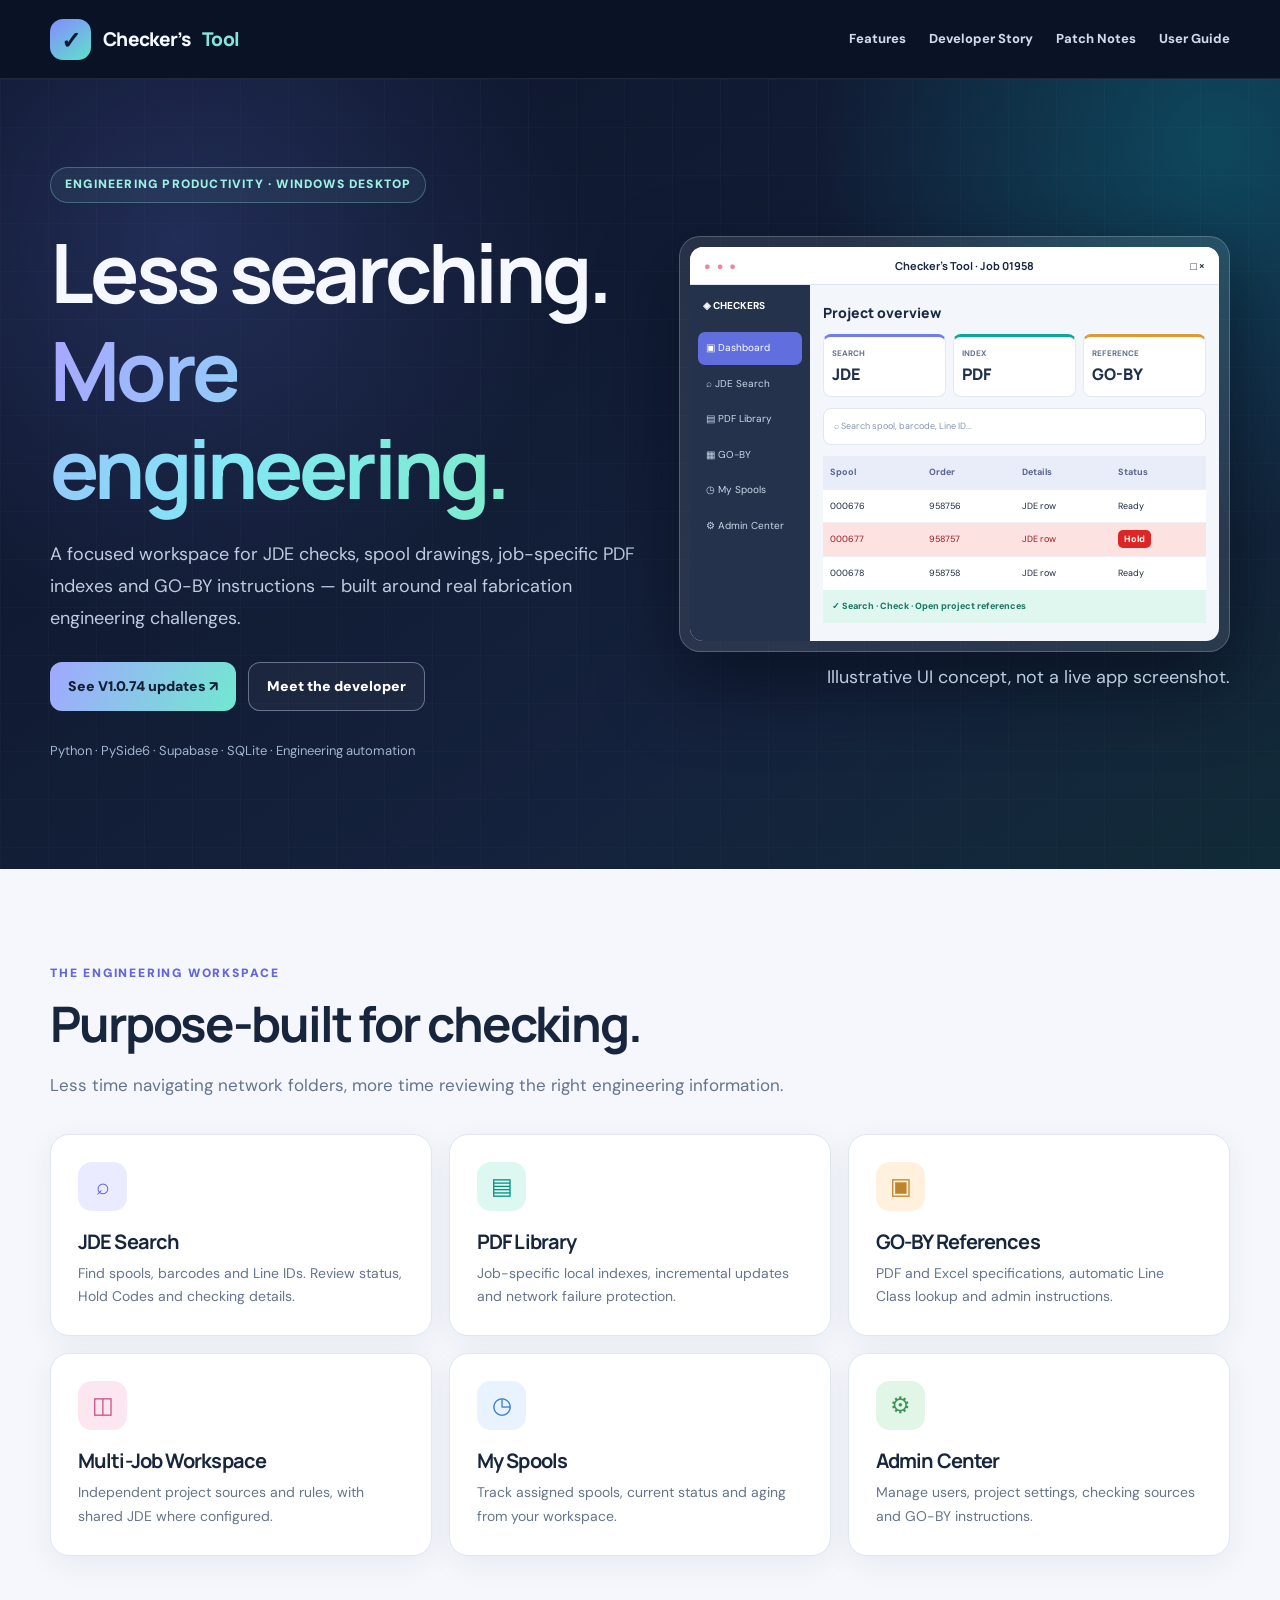
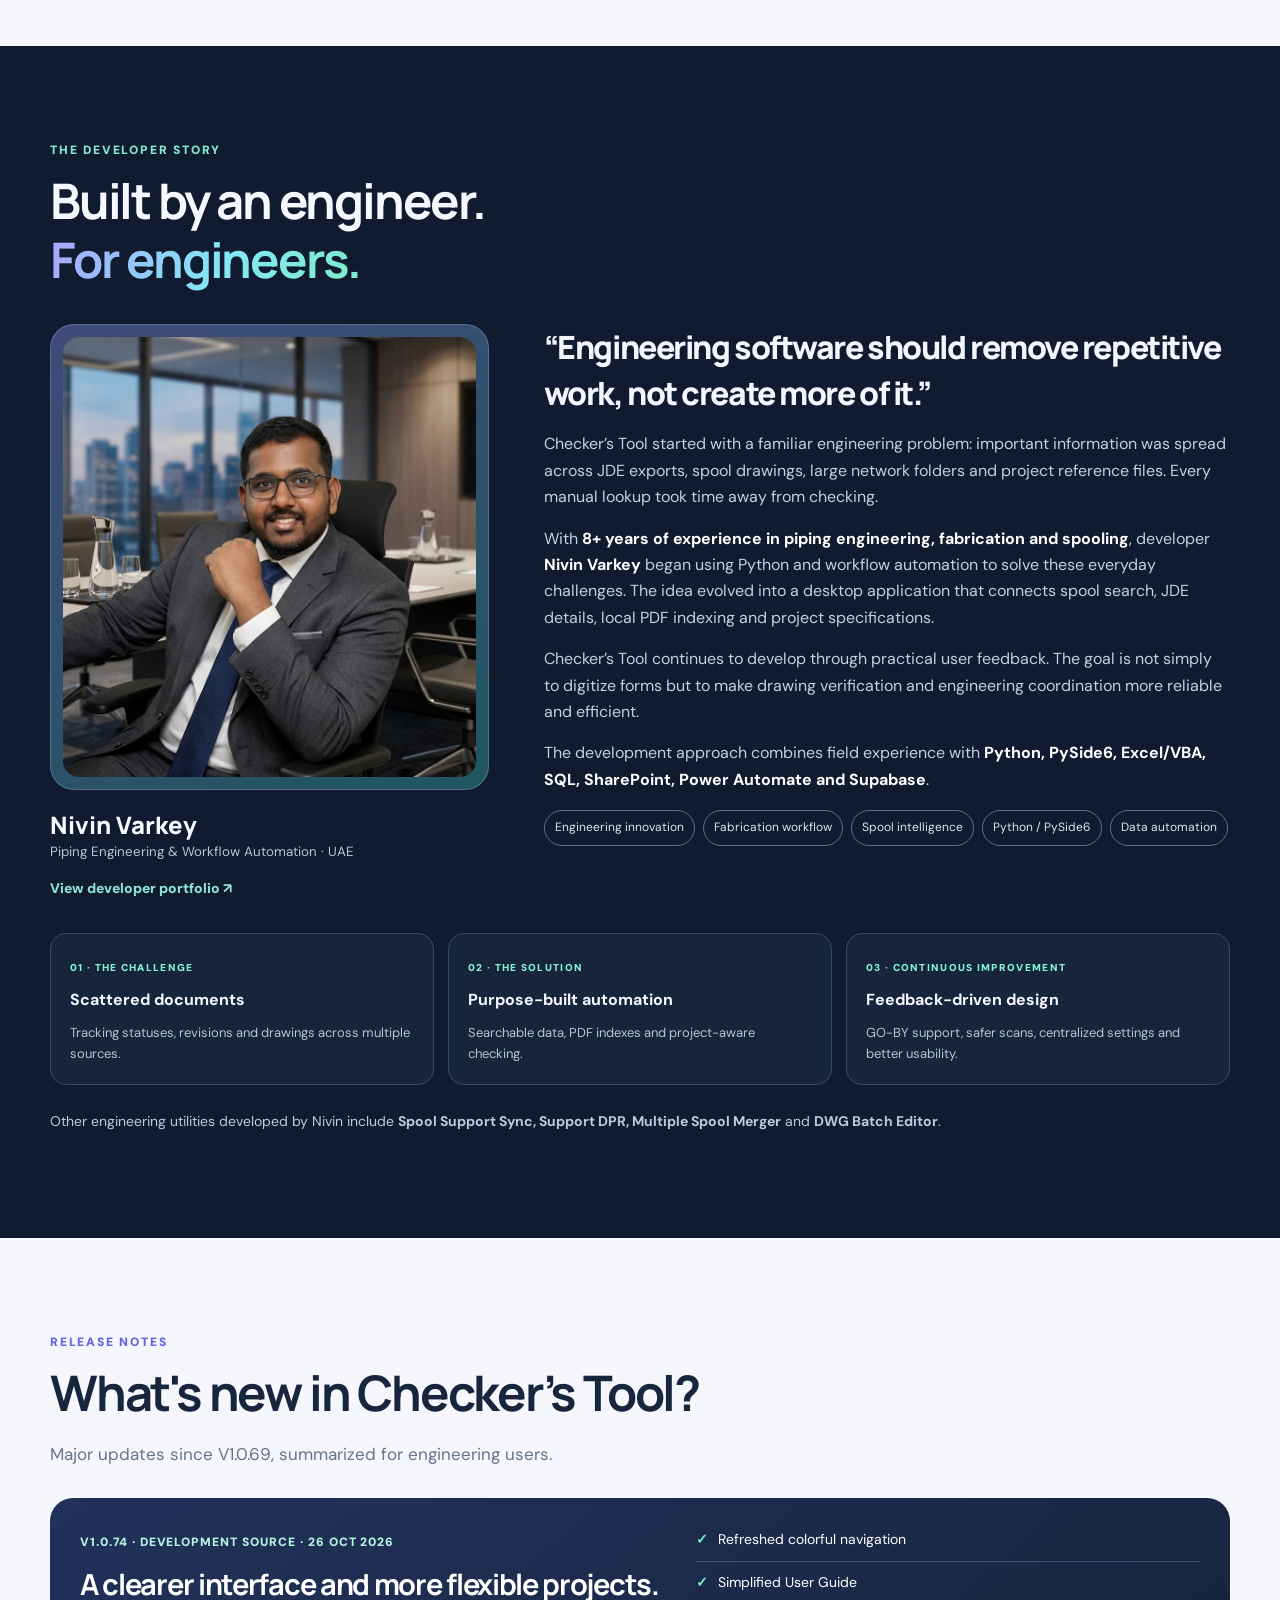
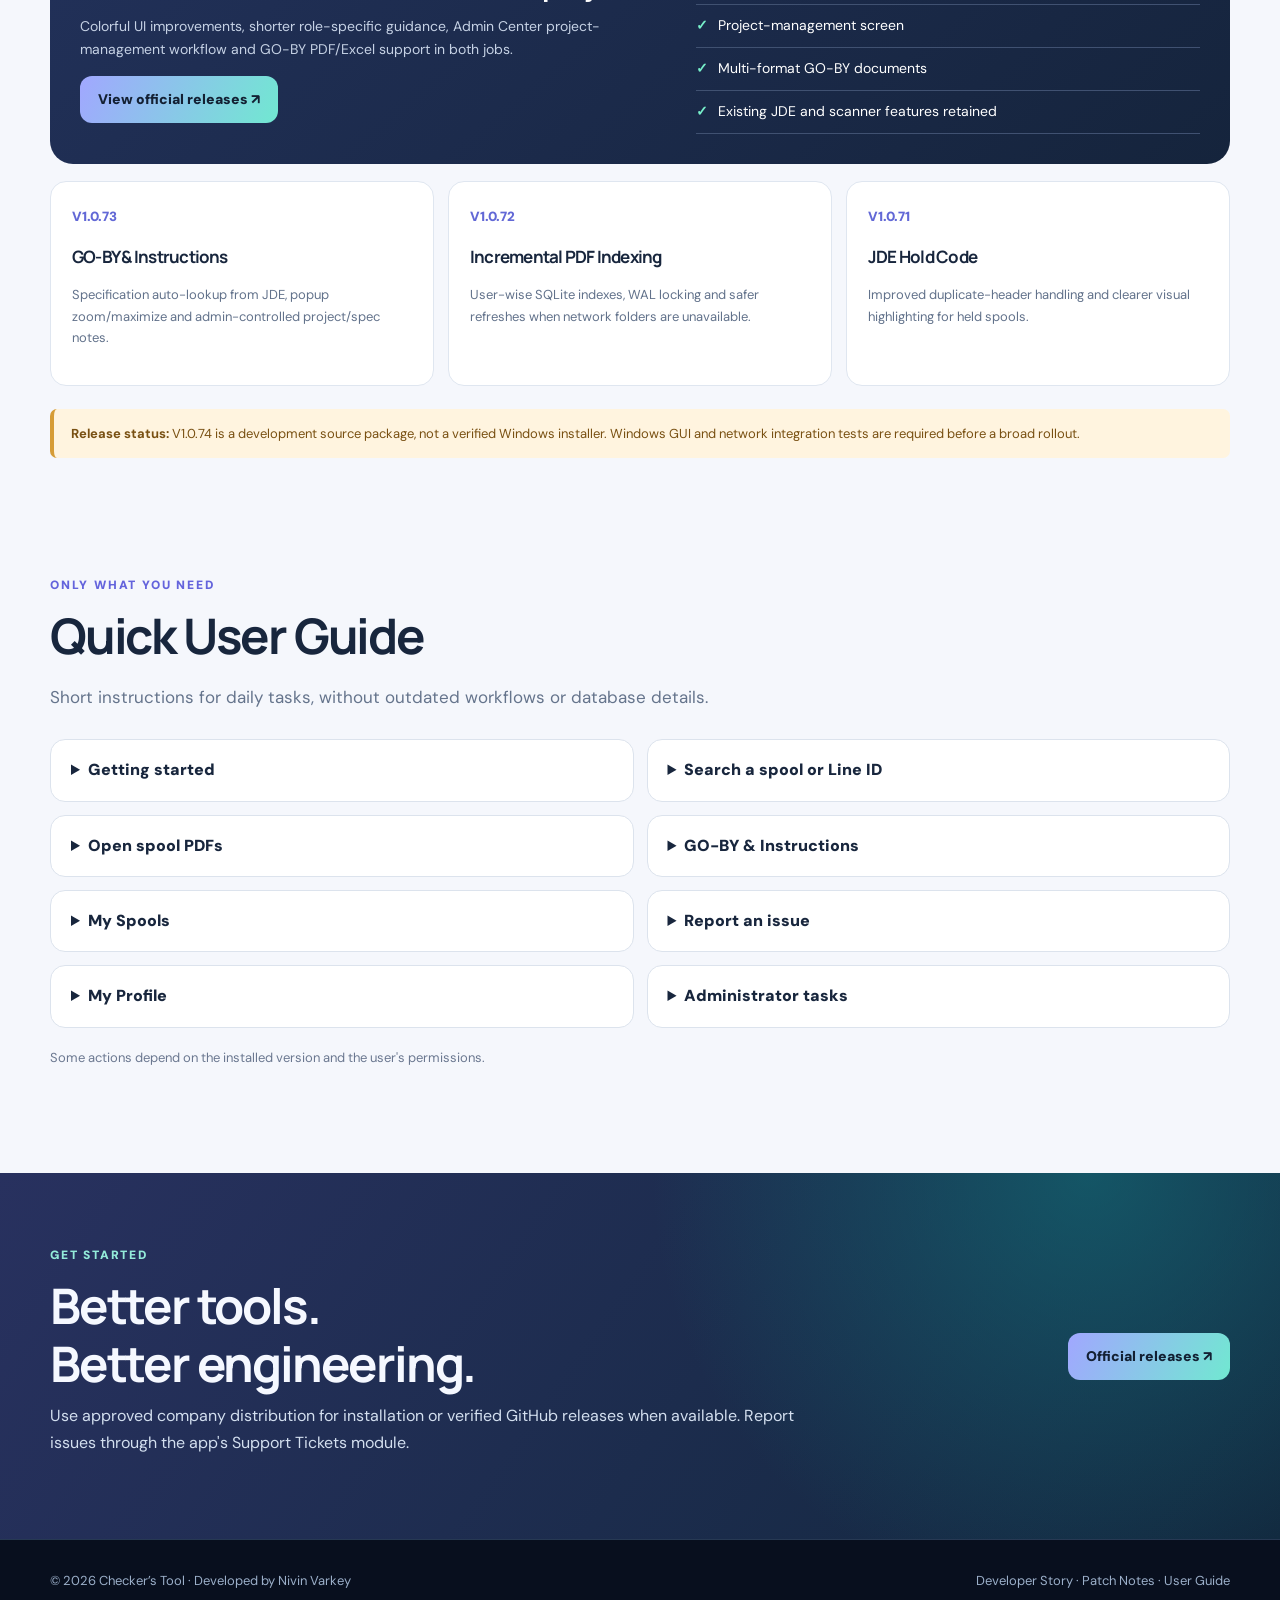
<file: index.html>
<!doctype html>
<html lang="en"><head>
<meta charset="utf-8"><meta name="viewport" content="width=device-width, initial-scale=1">
<meta name="theme-color" content="#0b1426">
<meta name="description" content="Checker’s Tool — the engineering checking workspace developed by Nivin Varkey. Features, developer story, V1.0.74 patch notes, and focused user guides.">
<meta property="og:title" content="Checker’s Tool | Built by an Engineer, for Engineers">
<meta property="og:description" content="A purpose-built engineering workspace for JDE spool search, PDF indexing, GO-BY specifications and project workflows.">
<meta property="og:type" content="website">
<title>Checker’s Tool | Built by an Engineer, for Engineers</title>
<link rel="icon" href="favicon.svg" type="image/svg+xml">
<link rel="preconnect" href="https://fonts.googleapis.com"><link rel="preconnect" href="https://fonts.gstatic.com" crossorigin>
<link href="https://fonts.googleapis.com/css2?family=DM+Sans:wght@400;500;600;700&family=Manrope:wght@400;500;600;700;800&display=swap" rel="stylesheet">
<style>
:root{--navy:#0b1426;--navy2:#131e35;--navy3:#1d2b44;--ink:#18263d;--muted:#65748c;--line:#e1e6f0;--violet:#8485ff;--teal:#60e9c7;--light:#f5f7fc;--card:#fff}
*{box-sizing:border-box}html{scroll-behavior:smooth}body{margin:0;background:var(--navy);color:#f5f8ff;font:16px/1.65 'DM Sans',sans-serif}h1,h2,h3{font-family:Manrope,system-ui,sans-serif;letter-spacing:-.045em;line-height:1.2}h1{font-size:clamp(43px,6.4vw,82px);margin:20px 0}h2{font-size:clamp(31px,4.2vw,49px);margin:10px 0 17px}h3{font-size:20px}p{margin:0 0 15px}a{color:inherit;text-decoration:none}button{font:inherit;cursor:pointer}.wrap{width:min(1180px,calc(100% - 44px));margin:auto}
header{position:sticky;top:0;background:#0b1426e9;border-bottom:1px solid #ffffff16;backdrop-filter:blur(18px);z-index:10}.nav{display:flex;align-items:center;justify-content:space-between;gap:18px;min-height:78px}.brand{display:flex;align-items:center;gap:12px;font:800 19px Manrope;letter-spacing:-.035em}.brandmark{display:grid;place-items:center;height:41px;width:41px;border-radius:13px;background:linear-gradient(145deg,#868bff,#5de2ca);color:#101c35;font-size:24px}.brand em{font-style:normal;color:#84e5dd}.links{display:flex;align-items:center;gap:23px;color:#d0d9ed;font-size:13px;font-weight:800}.links a:hover{color:var(--teal)}.menu{display:none;color:white;border:1px solid #6c789f;background:#17213b;padding:7px 13px;border-radius:9px}
.hero{position:relative;overflow:hidden;padding:88px 0 92px;background:radial-gradient(circle at 14% 20%,#404e9666,transparent 31%),radial-gradient(circle at 95% 8%,#096b7c88,transparent 28%),linear-gradient(145deg,#0c1429,#15223d 68%,#112b37)}.hero:before{content:'';pointer-events:none;position:absolute;inset:0;background-image:linear-gradient(#ffffff04 1px,transparent 1px),linear-gradient(90deg,#ffffff04 1px,transparent 1px);background-size:48px 48px}.hero-grid{position:relative;display:grid;grid-template-columns:1.03fr .97fr;gap:44px;align-items:center}.eyebrow{display:inline-block;border:1px solid #85d7d655;background:#8de5d612;border-radius:99px;padding:7px 14px;color:#9af0e2;font-size:12px;letter-spacing:.1em;font-weight:900}.gradient{background:linear-gradient(110deg,#a9a5ff,#83e7f5 56%,#7decca);background-clip:text;color:transparent}.hero p{font-size:18px;max-width:620px;color:#becce0;line-height:1.78}.buttons{display:flex;flex-wrap:wrap;gap:12px;margin:28px 0}.btn{display:inline-flex;align-items:center;justify-content:center;padding:12px 18px;border-radius:12px;font-weight:900;font-size:14px}.btn.primary{color:#132033;background:linear-gradient(115deg,#a1a7ff,#71e8d1)}.btn.outline{border:1px solid #b2c1df7e;background:#ffffff0b;color:white}.hero .tech{font-size:13px;color:#a1b4d0}
.preview-shell{padding:10px;background:#ffffff18;border:1px solid #ffffff36;border-radius:21px;box-shadow:0 30px 75px #050b18aa}.preview{background:#f3f6fb;color:#1b2943;border-radius:13px;overflow:hidden}.windowbar{background:white;border-bottom:1px solid #dfe5f0;display:flex;align-items:center;justify-content:space-between;font:700 11px Manrope;padding:11px 14px}.traffic{color:#e9879c;letter-spacing:2px}.mock-layout{display:grid;grid-template-columns:120px 1fr;min-height:300px}.mock-aside{background:#24324c;color:#cbd7e9;padding:13px 8px;font-size:10px}.mock-aside b{display:block;color:#fff;margin:0 0 18px 5px}.mock-aside span{display:block;padding:8px;margin:3px 0;border-radius:7px}.mock-aside .active{background:#616fde;color:white}.mock-main{padding:18px 13px}.mock-main h4{margin:0 0 12px;font:900 14px Manrope}.mock-kpi{display:grid;grid-template-columns:repeat(3,1fr);gap:7px}.mock-kpi div{padding:11px 8px;background:white;border:1px solid #e3e9f2;border-top:3px solid #737aea;border-radius:8px;font:700 8px 'DM Sans';color:#60738e}.mock-kpi div:nth-child(2){border-top-color:#0ca79a}.mock-kpi div:nth-child(3){border-top-color:#dc9b34}.mock-kpi b{display:block;margin-top:5px;font:900 16px Manrope;color:#21304b}.mock-search{padding:10px;margin:11px 0;border:1px solid #e1e6ee;border-radius:8px;background:white;font-size:9px;color:#8696ae}.mock-table{width:100%;border-collapse:collapse;background:white;font-size:9px}.mock-table th{background:#e8edf9;color:#58648f;text-align:left;padding:9px 7px}.mock-table td{border-top:1px solid #edf0f5;padding:9px 7px}.mock-table .hold{background:#fde2e2;color:#991b1b}.hold strong{color:white;background:#dc2626;border-radius:5px;padding:3px 6px}.mock-bottom{font-size:9px;padding:9px;background:#dff7ef;color:#197765;font-weight:800}.preview-caption{color:#aebfdb;text-align:right;font-size:11px;margin-top:9px}
.section{padding:90px 0}.light{background:var(--light);color:var(--ink)}.dark{background:#101b30}.section-label{color:#6464dc;letter-spacing:.15em;font-size:12px;font-weight:900}.dark .section-label{color:#84e9cc}.section-lead{font-size:17px;color:var(--muted);max-width:750px}.dark .section-lead{color:#b0bfd6}.features{display:grid;grid-template-columns:repeat(3,1fr);gap:17px;margin-top:35px}.feature{border:1px solid var(--line);border-radius:19px;padding:27px;background:white;box-shadow:0 8px 30px #192d4910}.feature .symbol{height:49px;width:49px;border-radius:14px;background:#ebebff;color:#5b5ddb;display:grid;place-items:center;font-size:23px}.feature:nth-child(2) .symbol{background:#ddf8f1;color:#008e81}.feature:nth-child(3) .symbol{background:#fff1de;color:#bf8329}.feature:nth-child(4) .symbol{background:#fce7f0;color:#c94e86}.feature:nth-child(5) .symbol{background:#e8f3ff;color:#337bca}.feature:nth-child(6) .symbol{background:#e1f6e7;color:#3f945e}.feature h3{margin:19px 0 8px}.feature p{color:#66758b;font-size:14px;margin:0}
.story-grid{display:grid;grid-template-columns:.78fr 1.22fr;gap:55px;margin-top:34px}.portrait{padding:12px;border-radius:24px;background:linear-gradient(150deg,#6b75bc88,#2d8c8988);border:1px solid #7789b188}.portrait img{display:block;width:100%;max-height:440px;object-fit:cover;border-radius:16px;background:#21354d}.identity{margin-top:18px}.identity strong{display:block;font:900 24px Manrope}.identity small{display:block;color:#b2c6dc}.identity a{display:inline-block;color:#8fe6d7;margin-top:14px;font-weight:800;font-size:14px}.story-copy p{color:#c1d0e2}.story-copy strong{color:white}.quote{font:800 clamp(23px,3vw,32px)/1.45 Manrope;color:#f4f6ff!important;letter-spacing:-.045em}.tags{display:flex;gap:8px;flex-wrap:wrap;margin-top:17px}.tags span{font-size:12px;color:#d8e6f4;border:1px solid #59708e;padding:7px 10px;border-radius:99px}.journey{display:grid;grid-template-columns:repeat(3,1fr);gap:14px;margin-top:32px}.journey div{padding:19px;border:1px solid #354b69;border-radius:16px;background:#16243c}.journey small{font-size:10px;letter-spacing:.13em;color:#86f4d7;font-weight:900}.journey strong{display:block;margin:8px 0}.journey p{font-size:13px;color:#b4c4d8;margin:0}.other-tools{color:#b9cbdf;margin-top:25px;font-size:14px}
.release-lead{display:grid;grid-template-columns:1.08fr .92fr;gap:24px;border-radius:23px;background:linear-gradient(140deg,#22315a,#15243c);padding:30px;color:white;margin-top:30px}.release-lead h3{font-size:29px;margin:13px 0}.release-lead p{color:#c6d2e5;font-size:14px}.version-pill{font-weight:900;font-size:12px;color:#b1f1de;letter-spacing:.08em}.checks{display:grid;gap:9px;align-content:center}.checks span{border-bottom:1px solid #405171;padding-bottom:10px;font-size:14px}.checks span:before{content:'✓';color:#77f0ca;margin-right:10px;font-weight:900}.releases{display:grid;grid-template-columns:repeat(3,1fr);gap:14px;margin-top:17px}.releases article{background:white;border:1px solid #dfe6f0;border-radius:16px;padding:21px}.releases article small{color:#6268d6;font-weight:900}.releases h3{font-size:17px}.releases p{font-size:13px;color:#62728b}.warning{border-left:4px solid #d69c36;background:#fff4df;color:#795012;border-radius:7px;padding:14px 17px;font-size:13px;margin-top:23px}
.guide-grid{display:grid;grid-template-columns:repeat(2,1fr);gap:13px;margin-top:28px}.guide-grid details{background:white;border:1px solid #dce3ed;border-radius:15px;padding:17px 20px}.guide-grid details[open]{border-color:#7b83ed}.guide-grid summary{font-weight:900;cursor:pointer}.guide-grid ol{color:#5e7088;font-size:14px;padding-left:22px}.guide-note{font-size:13px;color:#6b7890;margin-top:19px}
.cta{padding:68px 0;background:radial-gradient(circle at 85% 0%,#126b75aa,transparent 38%),linear-gradient(125deg,#28315f,#12283e)}.cta-grid{display:flex;justify-content:space-between;align-items:center;gap:30px}.cta h2{margin:9px 0}.cta p{color:#d3dfef;max-width:750px}.footer{padding:30px 0;background:#080f1e;border-top:1px solid #273953;color:#9bafc9;font-size:13px}.foot{display:flex;flex-wrap:wrap;align-items:center;justify-content:space-between;gap:20px}.foot a:hover{color:white}
@media(max-width:980px){.hero-grid,.story-grid{grid-template-columns:1fr}.preview-shell{max-width:690px}.features{grid-template-columns:repeat(2,1fr)}}@media(max-width:700px){.menu{display:block}.links{display:none;position:absolute;top:78px;left:0;right:0;background:#0b1426;padding:18px 25px;flex-direction:column;align-items:stretch;border-bottom:1px solid #33425b}.links.open{display:flex}.hero{padding:62px 0}.section{padding:62px 0}.features,.releases,.guide-grid,.journey,.release-lead{grid-template-columns:1fr}.cta-grid{display:block}.mock-aside{display:none}.mock-layout{grid-template-columns:1fr}}
@media(prefers-reduced-motion:reduce){html{scroll-behavior:auto}}
</style></head><body>
<header><div class="wrap nav"><a class="brand" href="#home"><span class="brandmark">✓</span>Checker’s <em>Tool</em></a><button class="menu" id="menuToggle" aria-label="Toggle navigation" aria-controls="navLinks" aria-expanded="false">☰ Menu</button><nav class="links" id="navLinks"><a href="#features">Features</a><a href="#developers">Developer Story</a><a href="#releases">Patch Notes</a><a href="#guides">User Guide</a></nav></div></header>
<main><section class="hero" id="home"><div class="wrap hero-grid"><div><span class="eyebrow">ENGINEERING PRODUCTIVITY · WINDOWS DESKTOP</span><h1>Less searching.<br><span class="gradient">More engineering.</span></h1><p>A focused workspace for JDE checks, spool drawings, job-specific PDF indexes and GO-BY instructions — built around real fabrication engineering challenges.</p><div class="buttons"><a class="btn primary" href="#releases">See V1.0.74 updates ↗</a><a class="btn outline" href="#developers">Meet the developer</a></div><p class="tech">Python · PySide6 · Supabase · SQLite · Engineering automation</p></div>
<div><div class="preview-shell"><div class="preview"><div class="windowbar"><span class="traffic">● ● ●</span><span>Checker’s Tool · Job 01958</span><span>□ ×</span></div><div class="mock-layout"><div class="mock-aside"><b>◈ CHECKERS</b><span class="active">▣ Dashboard</span><span>⌕ JDE Search</span><span>▤ PDF Library</span><span>▦ GO-BY</span><span>◷ My Spools</span><span>⚙ Admin Center</span></div><div class="mock-main"><h4>Project overview</h4><div class="mock-kpi"><div>SEARCH<b>JDE</b></div><div>INDEX<b>PDF</b></div><div>REFERENCE<b>GO-BY</b></div></div><div class="mock-search">⌕ Search spool, barcode, Line ID...</div><table class="mock-table"><tr><th>Spool</th><th>Order</th><th>Details</th><th>Status</th></tr><tr><td>000676</td><td>958756</td><td>JDE row</td><td>Ready</td></tr><tr class="hold"><td>000677</td><td>958757</td><td>JDE row</td><td><strong>Hold</strong></td></tr><tr><td>000678</td><td>958758</td><td>JDE row</td><td>Ready</td></tr></table><div class="mock-bottom">✓ Search · Check · Open project references</div></div></div></div></div><p class="preview-caption">Illustrative UI concept, not a live app screenshot.</p></div></div></section>
<section class="section light" id="features"><div class="wrap"><span class="section-label">THE ENGINEERING WORKSPACE</span><h2>Purpose-built for checking.</h2><p class="section-lead">Less time navigating network folders, more time reviewing the right engineering information.</p><div class="features"><article class="feature"><span class="symbol">⌕</span><h3>JDE Search</h3><p>Find spools, barcodes and Line IDs. Review status, Hold Codes and checking details.</p></article><article class="feature"><span class="symbol">▤</span><h3>PDF Library</h3><p>Job-specific local indexes, incremental updates and network failure protection.</p></article><article class="feature"><span class="symbol">▣</span><h3>GO-BY References</h3><p>PDF and Excel specifications, automatic Line Class lookup and admin instructions.</p></article><article class="feature"><span class="symbol">◫</span><h3>Multi-Job Workspace</h3><p>Independent project sources and rules, with shared JDE where configured.</p></article><article class="feature"><span class="symbol">◷</span><h3>My Spools</h3><p>Track assigned spools, current status and aging from your workspace.</p></article><article class="feature"><span class="symbol">⚙</span><h3>Admin Center</h3><p>Manage users, project settings, checking sources and GO-BY instructions.</p></article></div></div></section>
<section class="section dark" id="developers"><div class="wrap"><span class="section-label">THE DEVELOPER STORY</span><h2>Built by an engineer.<br><span class="gradient">For engineers.</span></h2><div class="story-grid"><div><div class="portrait"><img src="checkerstool-developer-photo.jpg" alt="Nivin Varkey, Checker’s Tool developer" onerror="this.onerror=null;this.src='developer-placeholder.svg'"></div><div class="identity"><strong>Nivin Varkey</strong><small>Piping Engineering & Workflow Automation · UAE</small><a href="https://nivin.professionals-cv.in/" target="_blank" rel="noopener">View developer portfolio ↗</a></div></div><div class="story-copy"><p class="quote">“Engineering software should remove repetitive work, not create more of it.”</p><p>Checker’s Tool started with a familiar engineering problem: important information was spread across JDE exports, spool drawings, large network folders and project reference files. Every manual lookup took time away from checking.</p><p>With <strong>8+ years of experience in piping engineering, fabrication and spooling</strong>, developer <strong>Nivin Varkey</strong> began using Python and workflow automation to solve these everyday challenges. The idea evolved into a desktop application that connects spool search, JDE details, local PDF indexing and project specifications.</p><p>Checker’s Tool continues to develop through practical user feedback. The goal is not simply to digitize forms but to make drawing verification and engineering coordination more reliable and efficient.</p><p>The development approach combines field experience with <strong>Python, PySide6, Excel/VBA, SQL, SharePoint, Power Automate and Supabase</strong>.</p><div class="tags"><span>Engineering innovation</span><span>Fabrication workflow</span><span>Spool intelligence</span><span>Python / PySide6</span><span>Data automation</span></div></div></div><div class="journey"><div><small>01 · THE CHALLENGE</small><strong>Scattered documents</strong><p>Tracking statuses, revisions and drawings across multiple sources.</p></div><div><small>02 · THE SOLUTION</small><strong>Purpose-built automation</strong><p>Searchable data, PDF indexes and project-aware checking.</p></div><div><small>03 · CONTINUOUS IMPROVEMENT</small><strong>Feedback-driven design</strong><p>GO-BY support, safer scans, centralized settings and better usability.</p></div></div><p class="other-tools">Other engineering utilities developed by Nivin include <strong>Spool Support Sync, Support DPR, Multiple Spool Merger</strong> and <strong>DWG Batch Editor</strong>.</p></div></section>
<section class="section light" id="releases"><div class="wrap"><span class="section-label">RELEASE NOTES</span><h2>What's new in Checker’s Tool?</h2><p class="section-lead">Major updates since V1.0.69, summarized for engineering users.</p><div class="release-lead"><div><span class="version-pill">V1.0.74 · DEVELOPMENT SOURCE · 26 OCT 2026</span><h3>A clearer interface and more flexible projects.</h3><p>Colorful UI improvements, shorter role-specific guidance, Admin Center project-management workflow and GO-BY PDF/Excel support in both jobs.</p><a class="btn primary" target="_blank" rel="noopener" href="https://github.com/Jockeydoom/Checkers-Tool/releases">View official releases ↗</a></div><div class="checks"><span>Refreshed colorful navigation</span><span>Simplified User Guide</span><span>Project-management screen</span><span>Multi-format GO-BY documents</span><span>Existing JDE and scanner features retained</span></div></div><div class="releases"><article><small>V1.0.73</small><h3>GO-BY & Instructions</h3><p>Specification auto-lookup from JDE, popup zoom/maximize and admin-controlled project/spec notes.</p></article><article><small>V1.0.72</small><h3>Incremental PDF Indexing</h3><p>User-wise SQLite indexes, WAL locking and safer refreshes when network folders are unavailable.</p></article><article><small>V1.0.71</small><h3>JDE Hold Code</h3><p>Improved duplicate-header handling and clearer visual highlighting for held spools.</p></article></div><p class="warning"><strong>Release status:</strong> V1.0.74 is a development source package, not a verified Windows installer. Windows GUI and network integration tests are required before a broad rollout.</p></div></section>
<section class="section light" id="guides" style="padding-top:8px"><div class="wrap"><span class="section-label">ONLY WHAT YOU NEED</span><h2>Quick User Guide</h2><p class="section-lead">Short instructions for daily tasks, without outdated workflows or database details.</p><div class="guide-grid"><details><summary>Getting started</summary><ol><li>Open Checker’s Tool and sign in.</li><li>Select the applicable job.</li><li>Open the module you need.</li></ol></details><details><summary>Search a spool or Line ID</summary><ol><li>Search by spool, barcode or Line ID in JDE Search.</li><li>Select the correct matching row.</li><li>Review status, Hold Code and drawing details.</li></ol></details><details><summary>Open spool PDFs</summary><ol><li>Search the required spool in your job.</li><li>Open its matching PDF.</li><li>Refresh the local index if results are out of date.</li></ol></details><details><summary>GO-BY & Instructions</summary><ol><li>Select the relevant JDE result.</li><li>Click GO-BY / Instructions.</li><li>Read the matching spec and project notes; use zoom/maximize as needed.</li></ol></details><details><summary>My Spools</summary><ol><li>Open My Spools.</li><li>Review assigned records, status and aging.</li><li>Use filters to find outstanding work.</li></ol></details><details><summary>Report an issue</summary><ol><li>Open Support Tickets.</li><li>Describe the problem and affected job or spool.</li><li>Submit the ticket.</li></ol></details><details><summary>My Profile</summary><ol><li>Open My Profile.</li><li>Update available display details.</li><li>Save.</li></ol></details><details><summary>Administrator tasks</summary><ol><li>Use Admin Center → Projects for supported job configuration.</li><li>Use GO-BY settings to manage reference paths and instructions.</li><li>Manage users and other settings in their designated sections.</li></ol></details></div><p class="guide-note">Some actions depend on the installed version and the user's permissions.</p></div></section>
<section class="cta"><div class="wrap cta-grid"><div><span class="section-label" style="color:#93ebd9">GET STARTED</span><h2>Better tools.<br>Better engineering.</h2><p>Use approved company distribution for installation or verified GitHub releases when available. Report issues through the app's Support Tickets module.</p></div><a class="btn primary" href="https://github.com/Jockeydoom/Checkers-Tool/releases" target="_blank" rel="noopener">Official releases ↗</a></div></section></main>
<footer class="footer"><div class="wrap foot"><span>© 2026 Checker’s Tool · Developed by Nivin Varkey</span><span><a href="#developers">Developer Story</a> · <a href="#releases">Patch Notes</a> · <a href="#guides">User Guide</a></span></div></footer>
<script>const menu=document.getElementById('menuToggle'),nav=document.getElementById('navLinks');menu.addEventListener('click',()=>{const state=nav.classList.toggle('open');menu.setAttribute('aria-expanded',String(state))});nav.querySelectorAll('a').forEach(a=>a.addEventListener('click',()=>{nav.classList.remove('open');menu.setAttribute('aria-expanded','false')}));</script>
</body></html>
</file>
